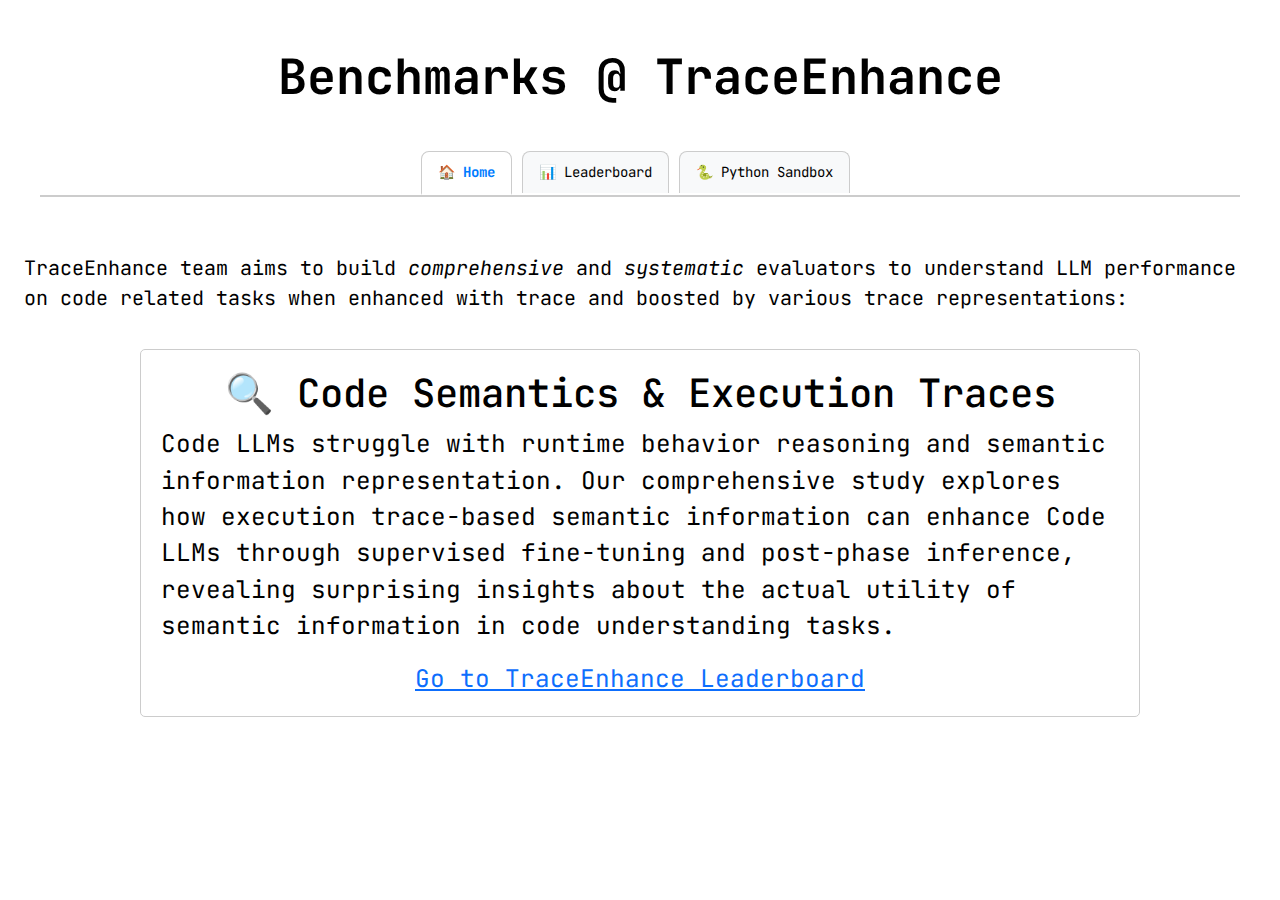
<file: index.html>
<!doctype html>
<html>
<link rel="preconnect" href="https://fonts.googleapis.com" />
<link rel="preconnect" href="https://fonts.gstatic.com" crossorigin />
<link href="https://fonts.googleapis.com/css2?family=JetBrains+Mono:wght@100;400&display=swap" rel="stylesheet" />

<head>
  <meta charset="UTF-8" />
  <title>Benchmarks by TraceEnhance Team</title>
  <link rel="icon" href="https://images.emojiterra.com/google/noto-emoji/unicode-15/color/1024px/1f9d1-1f4bb.png" />
  <link rel="stylesheet" href="https://cdn.jsdelivr.net/npm/bootstrap@5.0.0/dist/css/bootstrap.min.css" />

  <style>
    body {
      font-family: "JetBrains Mono", monospace;
      background-color: #ffffff;
      color: #000000;
    }

    #content {
      width: 75%;
    }

    .block {
      height: 40%;
      width: 90%;
      max-width: 1000px;
      margin: 20px;
      padding: 20px;
      border: 1px solid #ccc;
      border-radius: 5px;
    }

    /* Tab Styles */
    .tab-container {
      width: 100%;
      max-width: 1200px;
      margin: 20px 0;
    }

    .tab-nav {
      display: flex;
      list-style: none;
      padding: 0;
      margin: 0;
      border-bottom: 2px solid #ccc;
      justify-content: center;
    }

    .tab-nav li {
      margin-right: 10px;
    }

    .tab-btn {
      background: #f8f9fa;
      border: 1px solid #ccc;
      border-bottom: none;
      padding: 12px 24px;
      font-family: "JetBrains Mono", monospace;
      font-size: 16px;
      cursor: pointer;
      border-radius: 8px 8px 0 0;
      transition: all 0.3s ease;
      text-decoration: none;
      color: #000;
      display: inline-block;
    }

    .tab-btn:hover {
      background: #e9ecef;
      text-decoration: none;
      color: #000;
    }

    .tab-btn.active {
      background: #fff;
      border-bottom: 2px solid #fff;
      font-weight: bold;
      color: #007bff;
    }

    .tab-content {
      display: none;
      padding: 20px 0;
    }

    .tab-content.active {
      display: block;
    }

    @media screen and (max-width: 1400px) {
      body {
        font-size: 1.9vw;
      }

      #content {
        width: 100%;
      }

      h1 {
        font-size: 2em;
      }

      h2 {
        font-size: 1.6em;
      }

      .tab-btn {
        font-size: 14px;
        padding: 10px 16px;
      }
    }
  </style>
</head>

<body>
  <div class="container-fluid d-flex flex-column align-items-center gap-3">
    <!-- Logo and Header -->
    <h1 class="text-nowrap mt-5"><b>Benchmarks @ TraceEnhance</b></h1>

    <!-- Tab Navigation -->
    <div class="tab-container">
      <ul class="tab-nav">
        <li><button class="tab-btn active" data-tab="home-tab">🏠 Home</button></li>
        <li><a href="leaderboard.html" class="tab-btn">📊 Leaderboard</a></li>
        <li><a href="python_sandbox.html" class="tab-btn">🐍 Python Sandbox</a></li>
      </ul>
    </div>

<div class="tab-content active" id="home-tab">

 <div id="content" class="container-fluid d-flex flex-column align-items-center">

   <div class="fs-5">

     <p>

       TraceEnhance team aims to build <i>comprehensive</i> and <i>systematic</i> evaluators to understand

       LLM performance on code related tasks when enhanced with trace and boosted by various trace representations:

     </p>

   </div>

   <div class="block">

     <h2 class="d-flex flex-row justify-content-center gap-3 text-nowrap">

       🔍 Code Semantics & Execution Traces

     </h2>

     <p>

       Code LLMs struggle with runtime behavior reasoning and semantic information representation. Our comprehensive study explores how execution trace-based semantic information can enhance Code LLMs through supervised fine-tuning and post-phase inference, revealing surprising insights about the actual utility of semantic information in code understanding tasks.

     </p>

     <a class="d-flex flex-row justify-content-center gap-3 text-nowrap" href="leaderboard.html">Go to TraceEnhance Leaderboard</a>

   </div>

  

 </div>

</div>

    <!-- Tab Content -->
  </div>

  <script>
    // Tab switching functionality for home tab
    function switchTab(tabId) {
      // Hide all tab contents
      const tabContents = document.querySelectorAll('.tab-content');
      tabContents.forEach(content => content.classList.remove('active'));
      
      // Remove active class from all tab buttons
      const tabButtons = document.querySelectorAll('.tab-btn');
      tabButtons.forEach(btn => btn.classList.remove('active'));
      
      // Show selected tab content
      const selectedTab = document.getElementById(tabId);
      if (selectedTab) {
        selectedTab.classList.add('active');
      }
      
      // Add active class to clicked button
      const activeButton = document.querySelector(`[data-tab="${tabId}"]`);
      if (activeButton) {
        activeButton.classList.add('active');
      }
    }

    // Add click event listeners to tab buttons (only for home tab)
    document.querySelectorAll('.tab-btn[data-tab]').forEach(button => {
      button.addEventListener('click', () => {
        const tabId = button.getAttribute('data-tab');
        switchTab(tabId);
      });
    });
  </script>
</body>
</html>
</file>
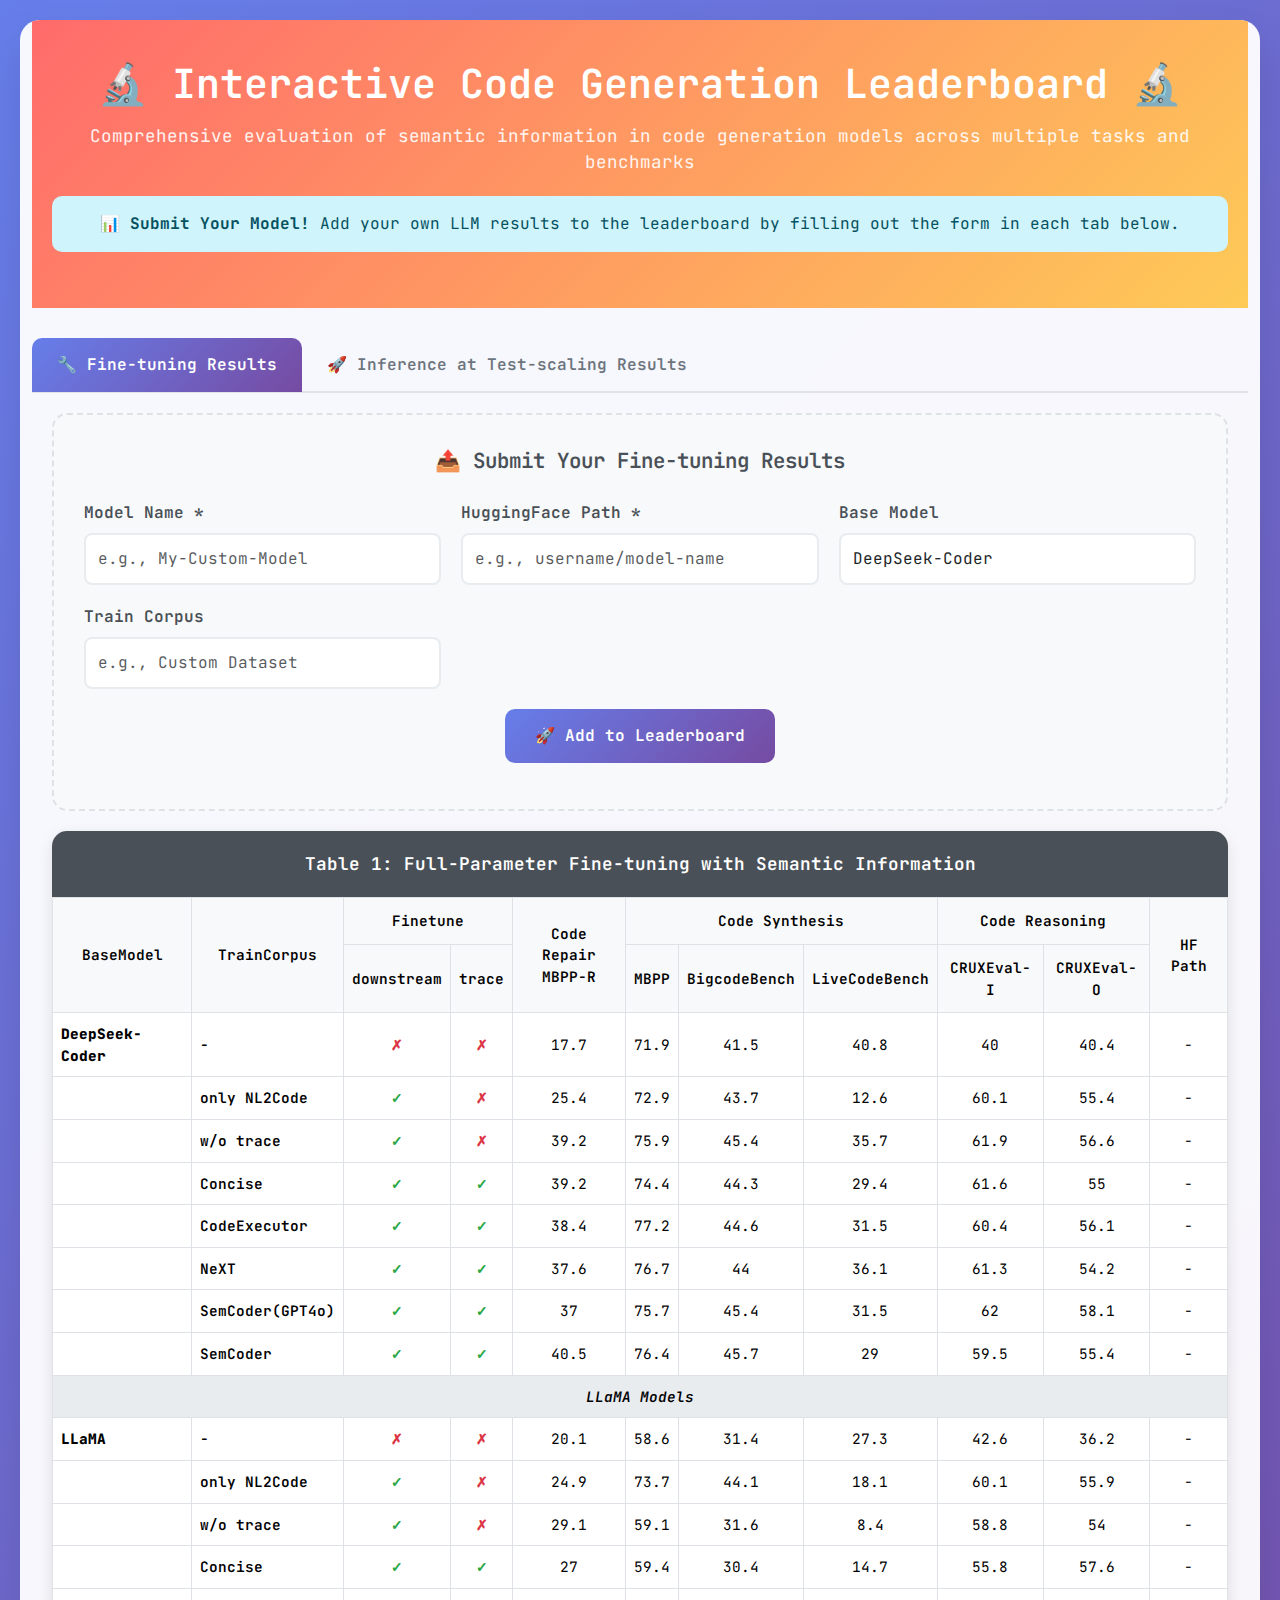
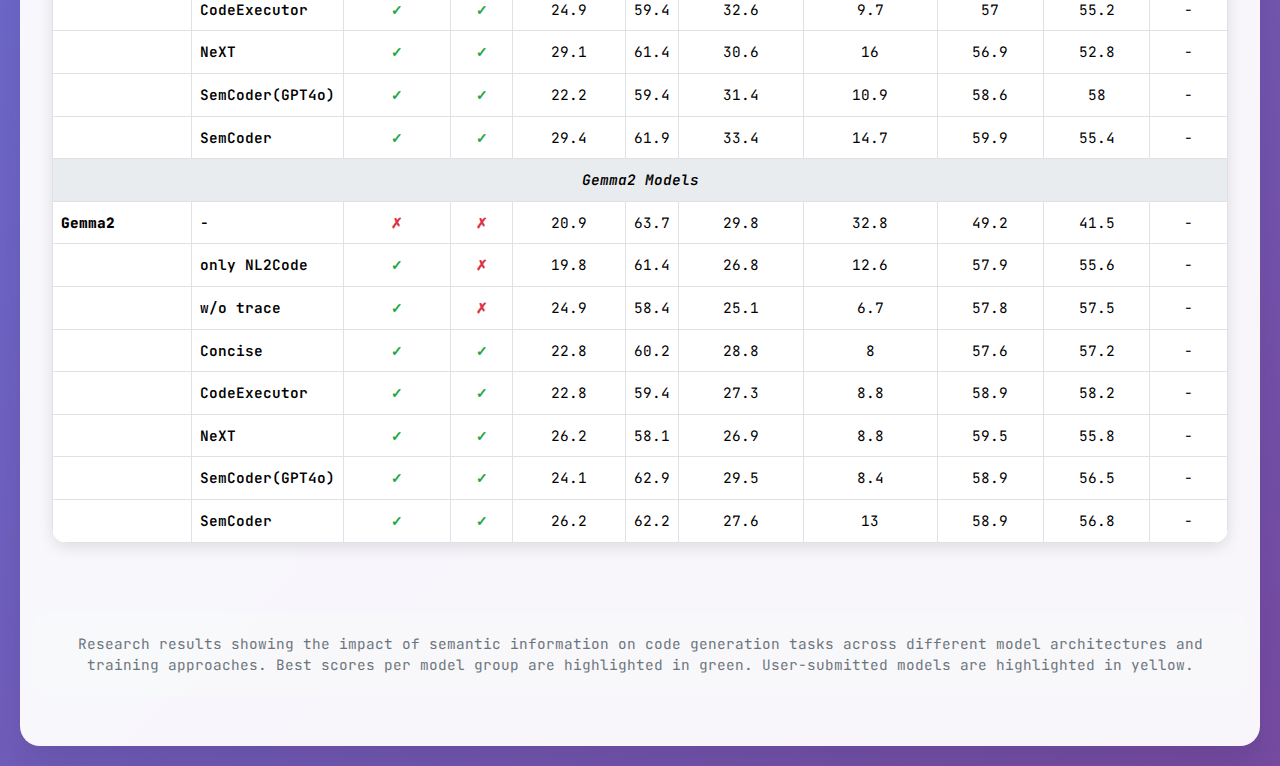
<file: leaderboard.html>
<!DOCTYPE html>
<html lang="en">
<head>
    <meta charset="UTF-8">
    <meta name="viewport" content="width=device-width, initial-scale=1.0">
    <title>Interactive Code Generation Leaderboard</title>
    <link rel="preconnect" href="https://fonts.googleapis.com">
    <link rel="preconnect" href="https://fonts.gstatic.com" crossorigin>
    <link href="https://fonts.googleapis.com/css2?family=JetBrains+Mono:wght@100;400;600&display=swap" rel="stylesheet">
    <link rel="stylesheet" href="https://cdn.jsdelivr.net/npm/bootstrap@5.3.0/dist/css/bootstrap.min.css">
    <script src="https://cdn.jsdelivr.net/npm/bootstrap@5.3.0/dist/js/bootstrap.bundle.min.js"></script>
    
    <link rel="stylesheet" href="./leaderboard.css">

</head>



<body>
    <div class="main-container">
        <div id="content" class="container-fluid d-flex flex-column align-items-center">
            <div class="hero-section">
                <h1>🔬 Interactive Code Generation Leaderboard 🔬</h1>
                <p class="subtitle">Comprehensive evaluation of semantic information in code generation models across multiple tasks and benchmarks</p>
                <div class="alert alert-info">
                    <strong>📊 Submit Your Model!</strong> Add your own LLM results to the leaderboard by filling out the form in each tab below.
                </div>
            </div>

            <!-- Navigation Tabs -->
            <ul class="nav nav-tabs w-100" id="leaderboardTabs" role="tablist">
                <li class="nav-item" role="presentation">
                    <button class="nav-link active" id="finetuning-tab" data-bs-toggle="tab" data-bs-target="#finetuning" type="button" role="tab" aria-controls="finetuning" aria-selected="true">
                        🔧 Fine-tuning Results
                    </button>
                </li>
                <li class="nav-item" role="presentation">
                    <button class="nav-link" id="livecode-tab" data-bs-toggle="tab" data-bs-target="#livecode" type="button" role="tab" aria-controls="livecode" aria-selected="false">
                        🚀 Inference at Test-scaling Results
                    </button>
                </li>
            </ul>

            <!-- Tab Content -->
            <div class="tab-content w-100" id="leaderboardTabsContent">
                <!-- Fine-tuning Tab -->
                <div class="tab-pane fade show active" id="finetuning" role="tabpanel" aria-labelledby="finetuning-tab">
                    <!-- Upload Section for Fine-tuning -->
                    <div class="upload-section">
                        <div class="upload-title">
                            📤 Submit Your Fine-tuning Results
                        </div>
                        <form id="finetuningForm" class="upload-form">
                            <div class="form-group">
                                <label class="form-label">Model Name *</label>
                                <input type="text" class="form-control" id="ft-model-name" placeholder="e.g., My-Custom-Model" required>
                            </div>
                            <div class="form-group">
                                <label class="form-label">HuggingFace Path *</label>
                                <input type="text" class="form-control" id="ft-hf-path" placeholder="e.g., username/model-name" required>
                            </div>
                            <div class="form-group">
                                <label class="form-label">Base Model</label>
                                <select class="form-control" id="ft-base-model">
                                    <option value="DeepSeek-Coder">DeepSeek-Coder</option>
                                    <option value="LLaMA">LLaMA</option>
                                    <option value="Gemma2">Gemma2</option>
                                    <option value="Other">Other</option>
                                </select>
                            </div>
                            <div class="form-group">
                                <label class="form-label">Train Corpus</label>
                                <input type="text" class="form-control" id="ft-train-corpus" placeholder="e.g., Custom Dataset">
                            </div>
                        </form>
                        <div class="text-center">
                            <button type="submit" form="finetuningForm" class="btn-submit">
                                🚀 Add to Leaderboard
                            </button>
                        </div>
                        <div id="ft-status" class="mt-3"></div>
                    </div>

                    <!-- Fine-tuning Results Table -->
                    <div class="table-container">
                        <div class="table-title">
                            Table 1: Full-Parameter Fine-tuning with Semantic Information
                        </div>
                        <div class="table-responsive">
                            <table class="table table-bordered" id="finetuningTable">
                                <thead>
                                    <tr>
                                        <th rowspan="2">BaseModel</th>
                                        <th rowspan="2">TrainCorpus</th>
                                        <th colspan="2" class="header-group">Finetune</th>
                                        <th rowspan="2" class="metric-header">Code Repair<br>MBPP-R</th>
                                        <th colspan="3" class="header-group">Code Synthesis</th>
                                        <th colspan="2" class="header-group">Code Reasoning</th>
                                        <th rowspan="2">HF Path</th>
                                    </tr>
                                    <tr>
                                        <th>downstream</th>
                                        <th>trace</th>
                                        <th>MBPP</th>
                                        <th>BigcodeBench</th>
                                        <th>LiveCodeBench</th>
                                        <th>CRUXEval-I</th>
                                        <th>CRUXEval-O</th>
                                    </tr>
                                </thead>
                                <tbody id="finetuningTableBody">
                                    <!-- Original data will be populated here -->
                                </tbody>
                            </table>
                        </div>
                    </div>
                </div>

                <!-- LiveCodeBench Tab -->
                <div class="tab-pane fade" id="livecode" role="tabpanel" aria-labelledby="livecode-tab">
                    <!-- Upload Section for LiveCodeBench -->
                    <div class="upload-section">
                        <div class="upload-title">
                            📤 Submit Your LiveCodeBench Results
                        </div>
                        <form id="livecodeForm" class="upload-form">
                            <div class="form-group">
                                <label class="form-label">Model Name *</label>
                                <input type="text" class="form-control" id="lc-model-name" placeholder="e.g., My-Custom-Model" required>
                            </div>
                            <div class="form-group">
                                <label class="form-label">HuggingFace Path *</label>
                                <input type="text" class="form-control" id="lc-hf-path" placeholder="e.g., username/model-name" required>
                            </div>
                        </form>
                        <div class="text-center">
                            <button type="submit" form="livecodeForm" class="btn-submit">
                                🚀 Add to Leaderboard
                            </button>
                        </div>
                        <div id="lc-status" class="mt-3"></div>
                    </div>

                    <!-- LiveCodeBench Results Table -->
                    <div class="table-container">
                        <div class="table-title">
                            Table 2: Pass@1 Accuracy on LiveCodeBench (Easy) Private Test Set
                        </div>
                        <div class="table-responsive">
                            <table class="table table-bordered" id="livecodeTable">
                                <thead>
                                    <tr>
                                        <th rowspan="2">Model</th>
                                        <th rowspan="2">Greedy</th>
                                        <th rowspan="2">COT</th>
                                        <th colspan="5" class="header-group">Sequential Scaling</th>
                                        <th colspan="5" class="header-group">Parallel Scaling</th>
                                        <th rowspan="2">HF Path</th>
                                    </tr>
                                    <tr>
                                        <th>w/o trace</th>
                                        <th>CodeExecutor</th>
                                        <th>Concise</th>
                                        <th>NeXT</th>
                                        <th>SemCoder</th>
                                        <th>w/o trace</th>
                                        <th>CodeExecutor</th>
                                        <th>Concise</th>
                                        <th>NeXT</th>
                                        <th>SemCoder</th>
                                    </tr>
                                </thead>
                                <tbody id="livecodeTableBody">
                                    <!-- Original data will be populated here -->
                                </tbody>
                            </table>
                        </div>
                    </div>
                </div>
            </div>

            <div style="margin: 50px 0; padding: 20px; background: rgba(248, 249, 250, 0.8); border-radius: 15px; text-align: center;">
                <p style="color: #6c757d; font-size: 0.9em; margin: 0;">
                    Research results showing the impact of semantic information on code generation tasks across different model architectures and training approaches.
                    Best scores per model group are highlighted in green. User-submitted models are highlighted in yellow.
                </p>
            </div>
        </div>
    </div>

    <script>
        // Original data for fine-tuning table
        const originalFinetuningData = [
            // DeepSeek-Coder data
            {baseModel: "DeepSeek-Coder", trainCorpus: "-", downstream: "✗", trace: "✗", mbppR: 17.7, mbpp: 71.9, bigcode: 41.5, livecode: 40.8, cruxI: 40.0, cruxO: 40.4, hfPath: "-"},
            {baseModel: "DeepSeek-Coder", trainCorpus: "only NL2Code", downstream: "✓", trace: "✗", mbppR: 25.4, mbpp: 72.9, bigcode: 43.7, livecode: 12.6, cruxI: 60.1, cruxO: 55.4, hfPath: "-"},
            {baseModel: "DeepSeek-Coder", trainCorpus: "w/o trace", downstream: "✓", trace: "✗", mbppR: 39.2, mbpp: 75.9, bigcode: 45.4, livecode: 35.7, cruxI: 61.9, cruxO: 56.6, hfPath: "-"},
            {baseModel: "DeepSeek-Coder", trainCorpus: "Concise", downstream: "✓", trace: "✓", mbppR: 39.2, mbpp: 74.4, bigcode: 44.3, livecode: 29.4, cruxI: 61.6, cruxO: 55.0, hfPath: "-"},
            {baseModel: "DeepSeek-Coder", trainCorpus: "CodeExecutor", downstream: "✓", trace: "✓", mbppR: 38.4, mbpp: 77.2, bigcode: 44.6, livecode: 31.5, cruxI: 60.4, cruxO: 56.1, hfPath: "-"},
            {baseModel: "DeepSeek-Coder", trainCorpus: "NeXT", downstream: "✓", trace: "✓", mbppR: 37.6, mbpp: 76.7, bigcode: 44.0, livecode: 36.1, cruxI: 61.3, cruxO: 54.2, hfPath: "-"},
            {baseModel: "DeepSeek-Coder", trainCorpus: "SemCoder(GPT4o)", downstream: "✓", trace: "✓", mbppR: 37.0, mbpp: 75.7, bigcode: 45.4, livecode: 31.5, cruxI: 62.0, cruxO: 58.1, hfPath: "-"},
            {baseModel: "DeepSeek-Coder", trainCorpus: "SemCoder", downstream: "✓", trace: "✓", mbppR: 40.5, mbpp: 76.4, bigcode: 45.7, livecode: 29.0, cruxI: 59.5, cruxO: 55.4, hfPath: "-"},
            // LLaMA data
            {baseModel: "LLaMA", trainCorpus: "-", downstream: "✗", trace: "✗", mbppR: 20.1, mbpp: 58.6, bigcode: 31.4, livecode: 27.3, cruxI: 42.6, cruxO: 36.2, hfPath: "-"},
            {baseModel: "LLaMA", trainCorpus: "only NL2Code", downstream: "✓", trace: "✗", mbppR: 24.9, mbpp: 73.7, bigcode: 44.1, livecode: 18.1, cruxI: 60.1, cruxO: 55.9, hfPath: "-"},
            {baseModel: "LLaMA", trainCorpus: "w/o trace", downstream: "✓", trace: "✗", mbppR: 29.1, mbpp: 59.1, bigcode: 31.6, livecode: 8.4, cruxI: 58.8, cruxO: 54.0, hfPath: "-"},
            {baseModel: "LLaMA", trainCorpus: "Concise", downstream: "✓", trace: "✓", mbppR: 27.0, mbpp: 59.4, bigcode: 30.4, livecode: 14.7, cruxI: 55.8, cruxO: 57.6, hfPath: "-"},
            {baseModel: "LLaMA", trainCorpus: "CodeExecutor", downstream: "✓", trace: "✓", mbppR: 24.9, mbpp: 59.4, bigcode: 32.6, livecode: 9.7, cruxI: 57.0, cruxO: 55.2, hfPath: "-"},
            {baseModel: "LLaMA", trainCorpus: "NeXT", downstream: "✓", trace: "✓", mbppR: 29.1, mbpp: 61.4, bigcode: 30.6, livecode: 16.0, cruxI: 56.9, cruxO: 52.8, hfPath: "-"},
            {baseModel: "LLaMA", trainCorpus: "SemCoder(GPT4o)", downstream: "✓", trace: "✓", mbppR: 22.2, mbpp: 59.4, bigcode: 31.4, livecode: 10.9, cruxI: 58.6, cruxO: 58.0, hfPath: "-"},
            {baseModel: "LLaMA", trainCorpus: "SemCoder", downstream: "✓", trace: "✓", mbppR: 29.4, mbpp: 61.9, bigcode: 33.4, livecode: 14.7, cruxI: 59.9, cruxO: 55.4, hfPath: "-"},
            // Gemma2 data
            {baseModel: "Gemma2", trainCorpus: "-", downstream: "✗", trace: "✗", mbppR: 20.9, mbpp: 63.7, bigcode: 29.8, livecode: 32.8, cruxI: 49.2, cruxO: 41.5, hfPath: "-"},
            {baseModel: "Gemma2", trainCorpus: "only NL2Code", downstream: "✓", trace: "✗", mbppR: 19.8, mbpp: 61.4, bigcode: 26.8, livecode: 12.6, cruxI: 57.9, cruxO: 55.6, hfPath: "-"},
            {baseModel: "Gemma2", trainCorpus: "w/o trace", downstream: "✓", trace: "✗", mbppR: 24.9, mbpp: 58.4, bigcode: 25.1, livecode: 6.7, cruxI: 57.8, cruxO: 57.5, hfPath: "-"},
            {baseModel: "Gemma2", trainCorpus: "Concise", downstream: "✓", trace: "✓", mbppR: 22.8, mbpp: 60.2, bigcode: 28.8, livecode: 8.0, cruxI: 57.6, cruxO: 57.2, hfPath: "-"},
            {baseModel: "Gemma2", trainCorpus: "CodeExecutor", downstream: "✓", trace: "✓", mbppR: 22.8, mbpp: 59.4, bigcode: 27.3, livecode: 8.8, cruxI: 58.9, cruxO: 58.2, hfPath: "-"},
            {baseModel: "Gemma2", trainCorpus: "NeXT", downstream: "✓", trace: "✓", mbppR: 26.2, mbpp: 58.1, bigcode: 26.9, livecode: 8.8, cruxI: 59.5, cruxO: 55.8, hfPath: "-"},
            {baseModel: "Gemma2", trainCorpus: "SemCoder(GPT4o)", downstream: "✓", trace: "✓", mbppR: 24.1, mbpp: 62.9, bigcode: 29.5, livecode: 8.4, cruxI: 58.9, cruxO: 56.5, hfPath: "-"},
            {baseModel: "Gemma2", trainCorpus: "SemCoder", downstream: "✓", trace: "✓", mbppR: 26.2, mbpp: 62.2, bigcode: 27.6, livecode: 13.0, cruxI: 58.9, cruxO: 56.8, hfPath: "-"}
        ];

        // Original data for LiveCodeBench table
        const originalLivecodeData = [
            {model: "GPT-4o-mini", greedy: 73.08, cot: 73.08, seqWo: 98.46, seqExec: 98.46, seqConcise: 99.23, seqNext: 99.23, seqSem: 99.23, parWo: 88.46, parExec: 80.77, parConcise: 80.77, parNext: 84.62, parSem: 80.77, hfPath: "openai/gpt-4o-mini"},
            {model: "deepseek-chat(V3)", greedy: 84.62, cot: 100.00, seqWo: 100.00, seqExec: 100.00, seqConcise: 100.00, seqNext: 100.00, seqSem: 100.00, parWo: 96.15, parExec: 96.15, parConcise: 96.15, parNext: 96.15, parSem: 92.3, hfPath: "deepseek-ai/deepseek-chat"},
            {model: "AIDC-AI/Marco-o1", greedy: 53.85, cot: 50.00, seqWo: 76.92, seqExec: 69.23, seqConcise: 76.92, seqNext: 73.08, seqSem: 73.08, parWo: 61.54, parExec: 53.85, parConcise: 69.23, parNext: 61.54, parSem: 57.69, hfPath: "AIDC-AI/Marco-o1"},
            {model: "microsoft/phi-4", greedy: 53.85, cot: 73.08, seqWo: 100.00, seqExec: 96.15, seqConcise: 100.00, seqNext: 91.54, seqSem: 100.00, parWo: 80.77, parExec: 76.92, parConcise: 84.62, parNext: 80.77, parSem: 84.62, hfPath: "microsoft/phi-4"},
            {model: "Llama-3.1-8B-Inst", greedy: 34.62, cot: 34.62, seqWo: 67.69, seqExec: 66.92, seqConcise: 74.62, seqNext: 74.62, seqSem: 65.38, parWo: 46.15, parExec: 42.31, parConcise: 57.69, parNext: 57.69, parSem: 57.69, hfPath: "meta-llama/Llama-3.1-8B-Instruct"},
            {model: "deepseek-coder-6.7b-Inst", greedy: 42.31, cot: 46.15, seqWo: 68.46, seqExec: 61.54, seqConcise: 69.23, seqNext: 76.15, seqSem: 69.23, parWo: 53.85, parExec: 50.00, parConcise: 57.69, parNext: 61.54, parSem: 50.00, hfPath: "deepseek-ai/deepseek-coder-6.7b-instruct"},
            {model: "Qwen2.5-Coder-7b-Inst", greedy: 61.54, cot: 34.62, seqWo: 83.85, seqExec: 87.69, seqConcise: 80.77, seqNext: 90.77, seqSem: 86.92, parWo: 53.85, parExec: 61.54, parConcise: 65.38, parNext: 50.00, parSem: 53.85, hfPath: "Qwen/Qwen2.5-Coder-7B-Instruct"}
        ];

        // Store user submissions
        let userFinetuningData = [];
        let userLivecodeData = [];

        // Initialize tables on page load
        document.addEventListener('DOMContentLoaded', function() {
            populateFinetuningTable();
            populateLivecodeTable();
            setupFormHandlers();
        });

        function populateFinetuningTable() {
            const tbody = document.getElementById('finetuningTableBody');
            tbody.innerHTML = '';
            
            // Add original data
            let currentBaseModel = '';
            originalFinetuningData.forEach((row, index) => {
                const tr = document.createElement('tr');
                
                // Add section divider for new base models
                if (row.baseModel !== currentBaseModel && currentBaseModel !== '') {
                    const dividerTr = document.createElement('tr');
                    dividerTr.className = 'section-divider';
                    dividerTr.innerHTML = `<td colspan="11" style="text-align: center; font-style: italic; font-weight: 600; background-color: #e9ecef;">${row.baseModel} Models</td>`;
                    tbody.appendChild(dividerTr);
                }
                currentBaseModel = row.baseModel;
                
                tr.innerHTML = `
                    <td class="model-name">${index === 0 || originalFinetuningData[index-1].baseModel !== row.baseModel ? `<strong>${row.baseModel}</strong>` : ''}</td>
                    <td class="model-name">${row.trainCorpus}</td>
                    <td><span class="${row.downstream === '✓' ? 'checkmark' : 'xmark'}">${row.downstream}</span></td>
                    <td><span class="${row.trace === '✓' ? 'checkmark' : 'xmark'}">${row.trace}</span></td>
                    <td>${row.mbppR}</td>
                    <td>${row.mbpp}</td>
                    <td>${row.bigcode}</td>
                    <td>${row.livecode}</td>
                    <td>${row.cruxI}</td>
                    <td>${row.cruxO}</td>
                    <td>${row.hfPath}</td>
                `;
                tbody.appendChild(tr);
            });
            
            // Add user submitted data
            userFinetuningData.forEach(row => {
                const tr = document.createElement('tr');
                tr.className = 'user-submitted';
                tr.innerHTML = `
                    <td class="model-name"><strong>${row.baseModel}</strong></td>
                    <td class="model-name">${row.trainCorpus}</td>
                    <td><span class="checkmark">✓</span></td>
                    <td><span class="checkmark">✓</span></td>
                    <td>${row.mbppR || '-'}</td>
                    <td>${row.mbpp || '-'}</td>
                    <td>${row.bigcode || '-'}</td>
                    <td>${row.livecode || '-'}</td>
                    <td>${row.cruxI || '-'}</td>
                    <td>${row.cruxO || '-'}</td>
                    <td><a href="https://huggingface.co/${row.hfPath}" target="_blank">${row.hfPath}</a></td>
                `;
                tbody.appendChild(tr);
            });
        }

        function populateLivecodeTable() {
            const tbody = document.getElementById('livecodeTableBody');
            tbody.innerHTML = '';
            
            // Add original data with section dividers
            const sections = [
                {title: "Foundation Models", start: 0, end: 2},
                {title: "Reasoning Compatible Models", start: 2, end: 4},
                {title: "Instruction-tuned Foundation Models", start: 4, end: 7}
            ];
            
            sections.forEach(section => {
                // Add section divider
                const dividerTr = document.createElement('tr');
                dividerTr.className = 'section-divider';
                dividerTr.innerHTML = `<td colspan="13" style="text-align: center; font-style: italic; font-weight: 600; background-color: #e9ecef;">${section.title}</td>`;
                tbody.appendChild(dividerTr);
                
                // Add rows for this section
                for (let i = section.start; i < section.end && i < originalLivecodeData.length; i++) {
                    const row = originalLivecodeData[i];
                    const tr = document.createElement('tr');
                    tr.innerHTML = `
                        <td class="model-name">${row.model}</td>
                        <td>${row.greedy}</td>
                        <td>${row.cot}</td>
                        <td>${row.seqWo}</td>
                        <td>${row.seqExec}</td>
                        <td>${row.seqConcise}</td>
                        <td>${row.seqNext}</td>
                        <td>${row.seqSem}</td>
                        <td>${row.parWo}</td>
                        <td>${row.parExec}</td>
                        <td>${row.parConcise}</td>
                        <td>${row.parNext}</td>
                        <td>${row.parSem}</td>
                        <td><a href="https://huggingface.co/${row.hfPath}" target="_blank">${row.hfPath}</a></td>
                    `;
                    tbody.appendChild(tr);
                }
            });
            
            // Add user submitted data
            if (userLivecodeData.length > 0) {
                const dividerTr = document.createElement('tr');
                dividerTr.className = 'section-divider';
                dividerTr.innerHTML = `<td colspan="13" style="text-align: center; font-style: italic; font-weight: 600; background-color: #e9ecef;">User Submitted Models</td>`;
                tbody.appendChild(dividerTr);
                
                userLivecodeData.forEach(row => {
                    const tr = document.createElement('tr');
                    tr.className = 'user-submitted';
                    tr.innerHTML = `
                        <td class="model-name">${row.model}</td>
                        <td>${row.greedy || '-'}</td>
                        <td>${row.cot || '-'}</td>
                        <td>${row.seqWo || '-'}</td>
                        <td>${row.seqExec || '-'}</td>
                        <td>${row.seqConcise || '-'}</td>
                        <td>${row.seqNext || '-'}</td>
                        <td>${row.seqSem || '-'}</td>
                        <td>${row.parWo || '-'}</td>
                        <td>${row.parExec || '-'}</td>
                        <td>${row.parConcise || '-'}</td>
                        <td>${row.parNext || '-'}</td>
                        <td>${row.parSem || '-'}</td>
                        <td><a href="https://huggingface.co/${row.hfPath}" target="_blank">${row.hfPath}</a></td>
                    `;
                    tbody.appendChild(tr);
                });
            }
        }

        function setupFormHandlers() {
            // Fine-tuning form handler
            document.getElementById('finetuningForm').addEventListener('submit', function(e) {
                e.preventDefault();
                
                const formData = {
                    model: document.getElementById('ft-model-name').value,
                    hfPath: document.getElementById('ft-hf-path').value,
                    baseModel: document.getElementById('ft-base-model').value,
                    trainCorpus: document.getElementById('ft-train-corpus').value || 'Custom'
                };
                
                if (!formData.model || !formData.hfPath) {
                    showStatus('ft-status', 'Please fill in required fields (Model Name and HuggingFace Path)', 'error');
                    return;
                }
                
                // Simulate sending to tracewise email
                simulateEmailSubmission(formData, 'fine-tuning');
                this.reset();
                showStatus('ft-status', '📧 Your submission has been anonymously sent to the tracewise email receiver. We will assess your submission after paper publish.', 'success');
            });

            // LiveCodeBench form handler
            document.getElementById('livecodeForm').addEventListener('submit', function(e) {
                e.preventDefault();
                
                const formData = {
                    model: document.getElementById('lc-model-name').value,
                    hfPath: document.getElementById('lc-hf-path').value
                };
                
                if (!formData.model || !formData.hfPath) {
                    showStatus('lc-status', 'Please fill in required fields (Model Name and HuggingFace Path)', 'error');
                    return;
                }
                
                // Simulate sending to tracewise email
                simulateEmailSubmission(formData, 'livecode');
                this.reset();
                showStatus('lc-status', '📧 Your submission has been anonymously sent to the tracewise email receiver. We will assess your submission after paper publish.', 'success');
            });
        }

        function simulateEmailSubmission(formData, type) {
            // Simulate email sending process
            console.log(`📧 Submitting ${type} data to tracewise email:`, formData);
            
            // You could add more realistic simulation here, such as:
            // - Adding a loading spinner
            // - Simulating network delay
            // - Logging submission timestamp
            
            const timestamp = new Date().toISOString();
            console.log(`✅ Submission sent at ${timestamp}`);
            
            // Optional: Store submission locally for demo purposes
            const submission = {
                ...formData,
                type: type,
                timestamp: timestamp,
                status: 'pending_review'
            };
            
            // Add to a submissions log (for demo purposes)
            if (!window.submissionLog) {
                window.submissionLog = [];
            }
            window.submissionLog.push(submission);
        }

        function showStatus(elementId, message, type) {
            const statusElement = document.getElementById(elementId);
            statusElement.innerHTML = `
                <div class="alert alert-${type === 'success' ? 'success' : 'danger'}" role="alert">
                    ${message}
                </div>
            `;
            
            // Auto-hide after 5 seconds
            setTimeout(() => {
                statusElement.innerHTML = '';
            }, 5000);
        }
    </script>
</body>
</html>
</file>
<file: leaderboard.css>
body {
            font-family: 'JetBrains Mono', monospace;
            background: linear-gradient(135deg, #667eea 0%, #764ba2 100%);
            min-height: 100vh;
            margin: 0;
            padding: 20px;
        }

        .main-container {
            max-width: 1400px;
            margin: 0 auto;
            background: rgba(255, 255, 255, 0.95);
            border-radius: 20px;
            box-shadow: 0 20px 40px rgba(0, 0, 0, 0.1);
            overflow: hidden;
        }

        .hero-section {
            text-align: center;
            padding: 40px 20px;
            background: linear-gradient(135deg, #ff6b6b, #feca57);
            color: white;
            margin-bottom: 30px;
        }

        .hero-section h1 {
            font-size: 2.5rem;
            font-weight: 600;
            margin-bottom: 15px;
        }

        .subtitle {
            font-size: 1.1rem;
            opacity: 0.9;
            margin-bottom: 20px;
        }

        .upload-section {
            background: #f8f9fa;
            border-radius: 15px;
            padding: 30px;
            margin: 20px;
            border: 2px dashed #dee2e6;
        }

        .upload-title {
            font-size: 1.3rem;
            font-weight: 600;
            text-align: center;
            margin-bottom: 25px;
            color: #495057;
        }

        .upload-form {
            display: grid;
            grid-template-columns: repeat(auto-fit, minmax(300px, 1fr));
            gap: 20px;
            margin-bottom: 20px;
        }

        .form-group {
            display: flex;
            flex-direction: column;
        }

        .form-label {
            font-weight: 600;
            margin-bottom: 8px;
            color: #495057;
        }

        .form-control {
            padding: 12px;
            border: 2px solid #e9ecef;
            border-radius: 8px;
            font-family: 'JetBrains Mono', monospace;
            transition: border-color 0.3s ease;
        }

        .form-control:focus {
            outline: none;
            border-color: #667eea;
            box-shadow: 0 0 0 3px rgba(102, 126, 234, 0.1);
        }

        .btn-submit {
            background: linear-gradient(135deg, #667eea, #764ba2);
            color: white;
            border: none;
            padding: 15px 30px;
            border-radius: 10px;
            font-weight: 600;
            font-size: 1rem;
            cursor: pointer;
            transition: transform 0.2s ease;
        }

        .btn-submit:hover {
            transform: translateY(-2px);
        }

        .nav-tabs {
            border-bottom: 2px solid #dee2e6;
            margin: 0 20px;
        }

        .nav-tabs .nav-link {
            border: none;
            padding: 15px 25px;
            font-weight: 600;
            color: #6c757d;
            transition: all 0.3s ease;
        }

        .nav-tabs .nav-link.active {
            background: linear-gradient(135deg, #667eea, #764ba2);
            color: white;
            border-radius: 10px 10px 0 0;
        }

        .table-container {
            margin: 20px;
            background: white;
            border-radius: 15px;
            overflow: hidden;
            box-shadow: 0 5px 15px rgba(0, 0, 0, 0.1);
        }

        .table-title {
            background: #495057;
            color: white;
            padding: 20px;
            font-weight: 600;
            font-size: 1.1rem;
            text-align: center;
        }

        .table {
            margin: 0;
            font-size: 0.9rem;
        }

        .table th {
            background: #f8f9fa;
            border: 1px solid #dee2e6;
            padding: 12px 8px;
            font-weight: 600;
            text-align: center;
            vertical-align: middle;
        }

        .table td {
            border: 1px solid #dee2e6;
            padding: 10px 8px;
            text-align: center;
            vertical-align: middle;
        }

        .header-group {
            background: #e9ecef;
            color: #495057;
        }

        .model-name {
            text-align: left !important;
            font-weight: 600;
        }

        .checkmark {
            color: #28a745;
            font-weight: bold;
        }

        .xmark {
            color: #dc3545;
            font-weight: bold;
        }

        .section-divider {
            background: #f8f9fa;
        }

        .user-submitted {
            background: #fff3cd;
        }

        .alert {
            border-radius: 10px;
            border: none;
        }

        @media (max-width: 768px) {
            .hero-section h1 {
                font-size: 2rem;
            }
            
            .upload-form {
                grid-template-columns: 1fr;
            }
            
            .table-responsive {
                font-size: 0.8rem;
            }
        }
</file>
